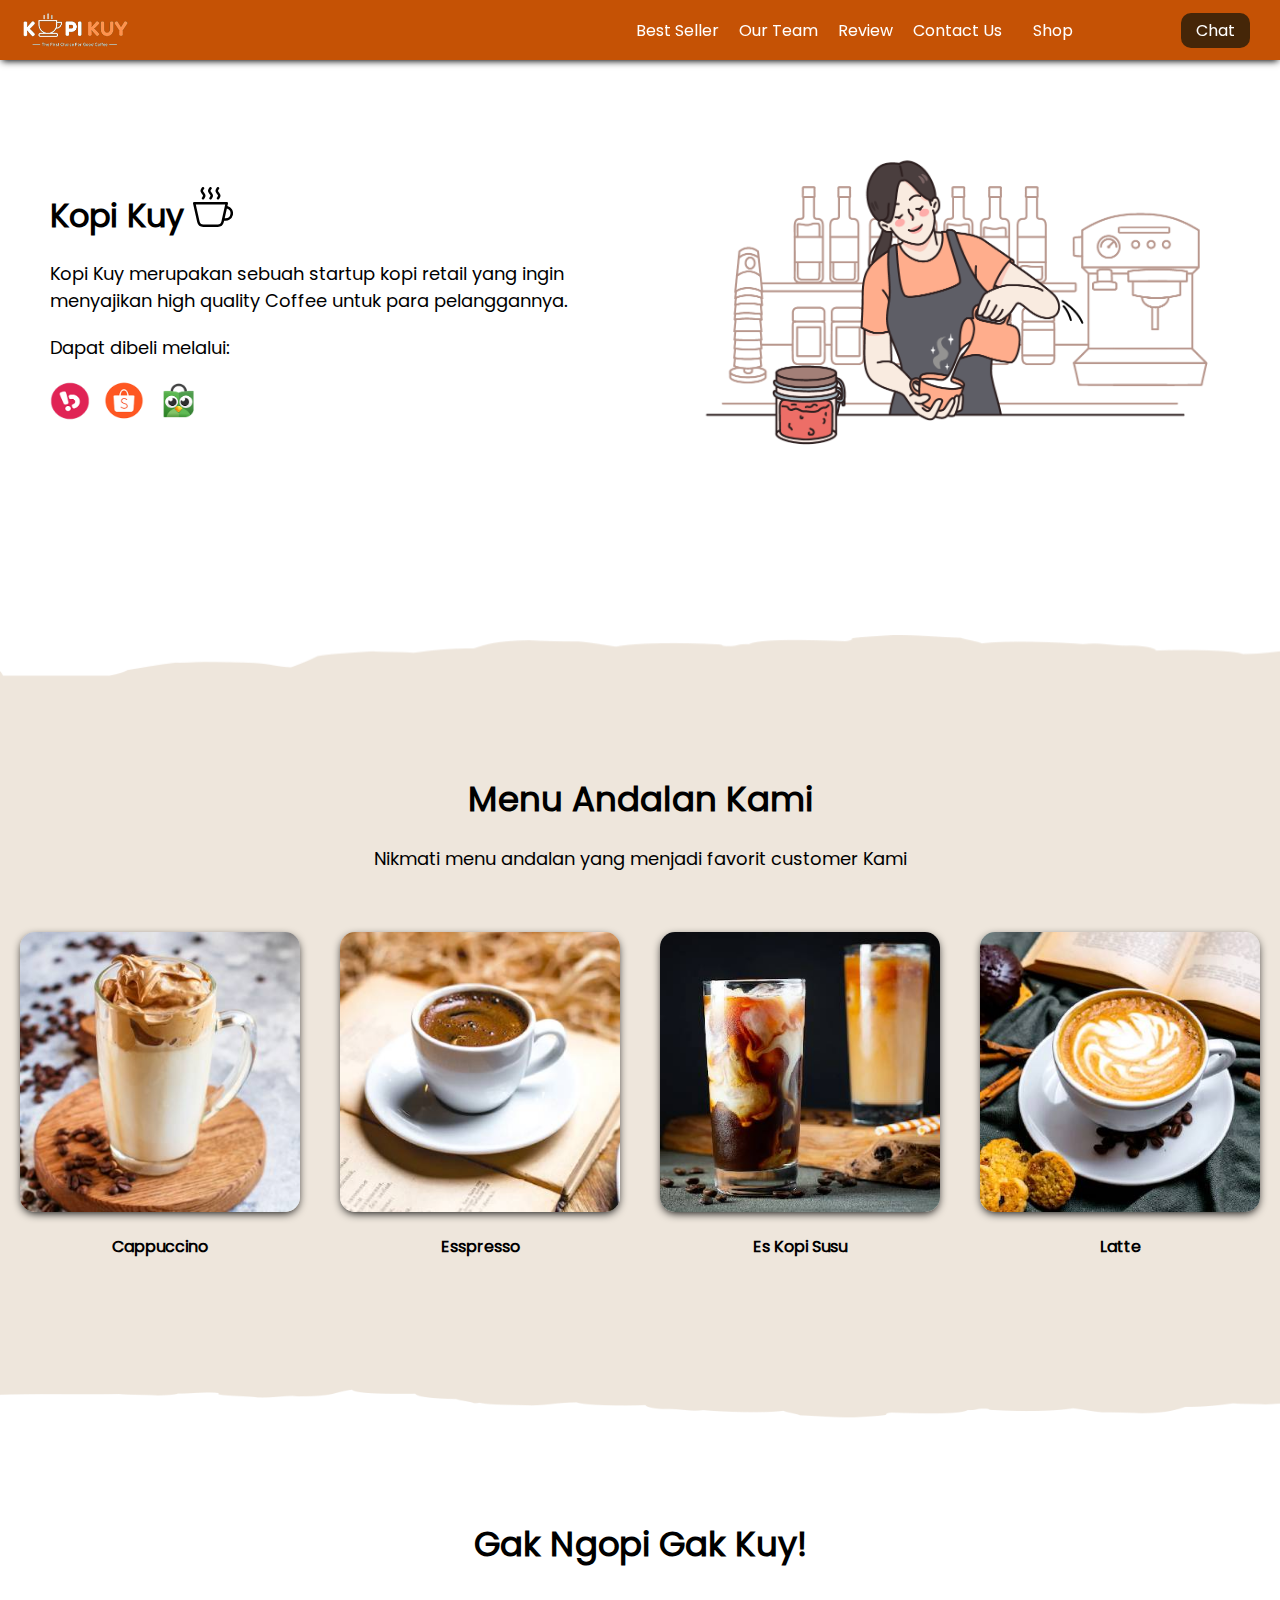
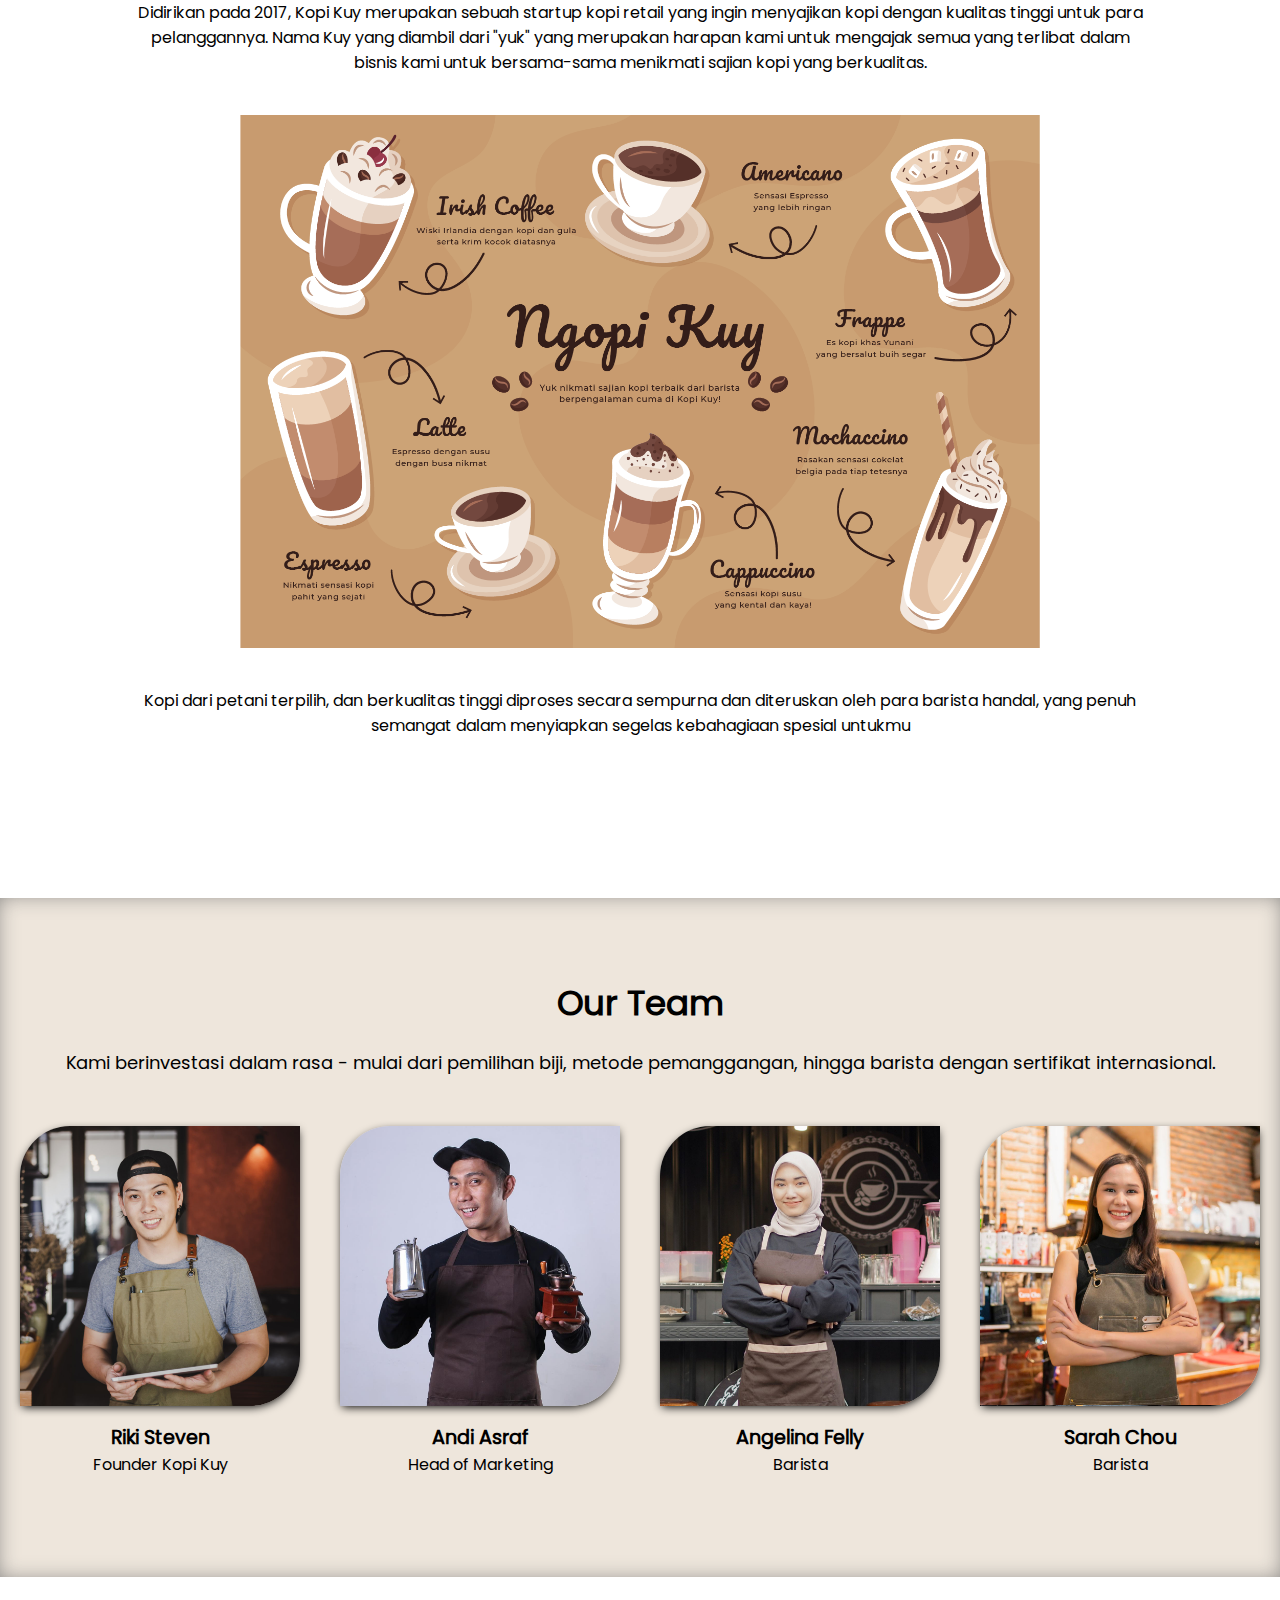
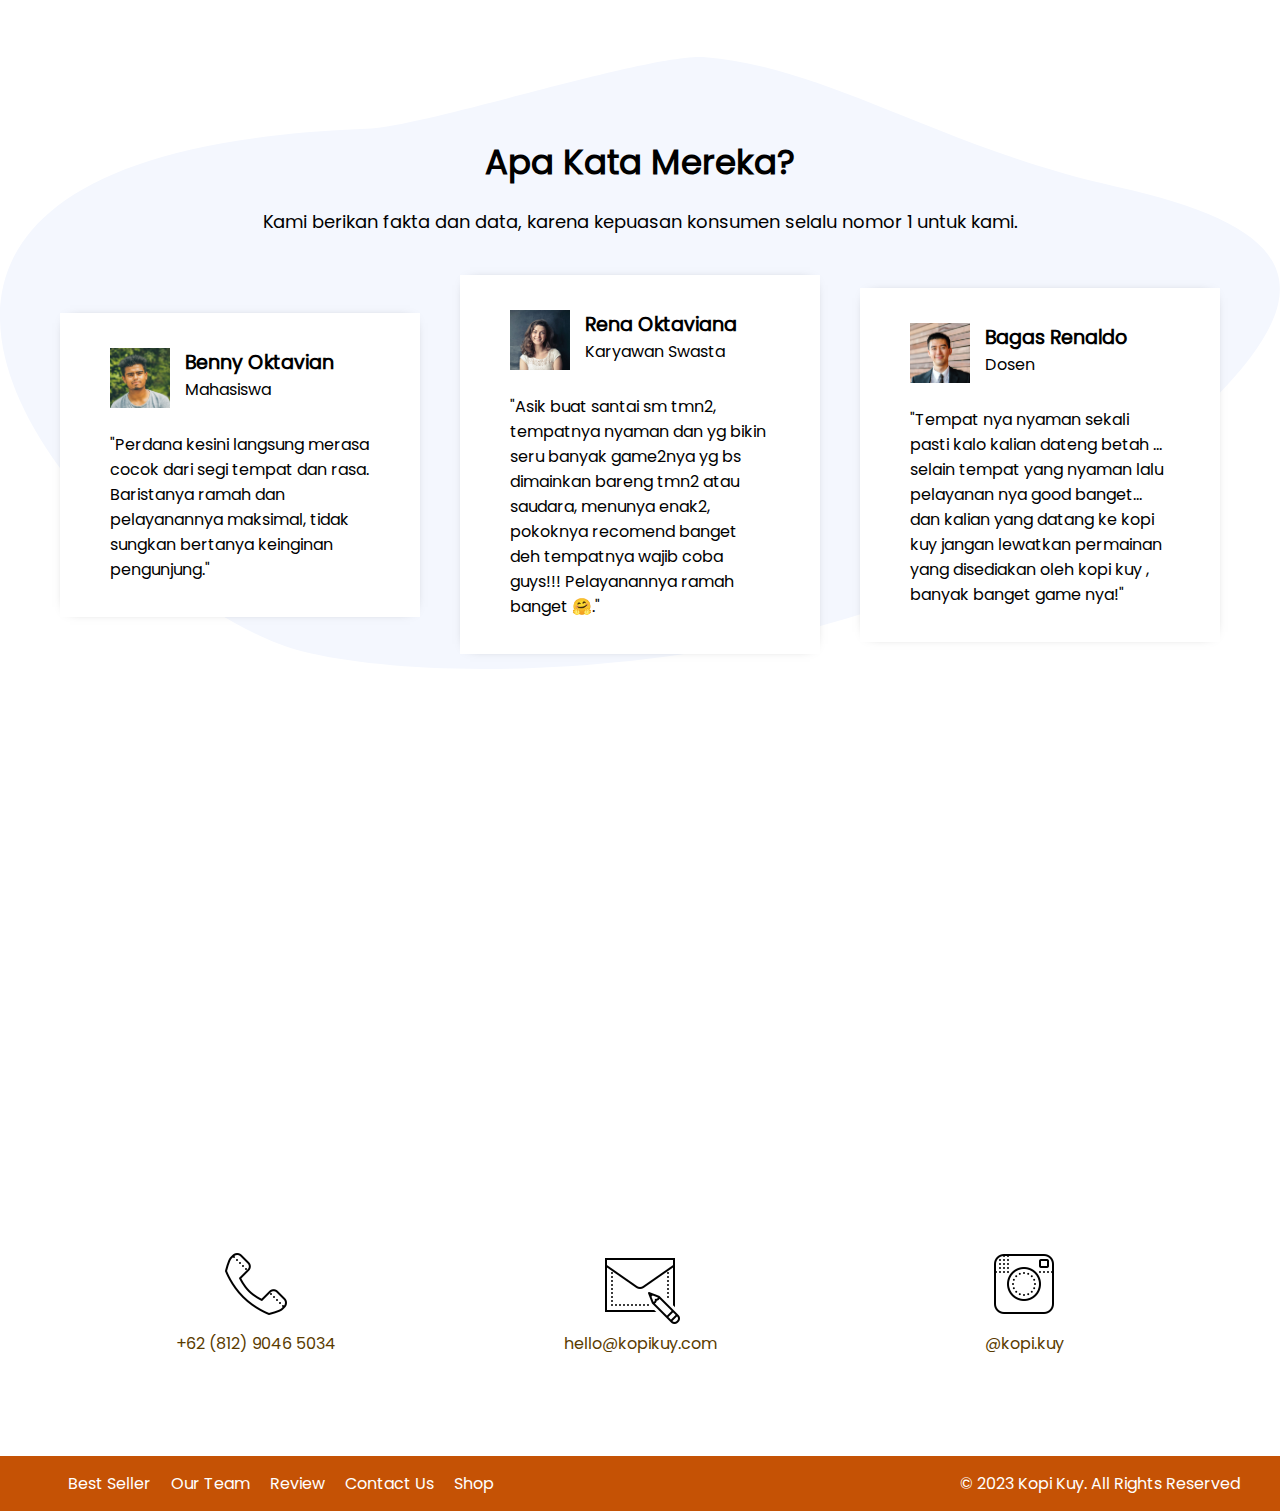
<file: index.html>
<!DOCTYPE html>
<html lang="id">

<head>
    <meta charset="UTF-8">
    <meta http-equiv="X-UA-Compatible" content="IE=edge">
    <meta name="viewport" content="width=device-width, initial-scale=1.0">
    <link rel="shortcut icon" href="images/favicon.ico" type="image/x-icon">
    <title>Website Kopi Kuy</title>
    <link rel="stylesheet" href="css/style.css">
</head>

<body>
    <nav>
        <img class="logo" src="images/logo/logo_kuy.png">
        <div class="navigasi">
            <a href="#best-seller">Best Seller</a>
            <a href="#our-team">Our Team</a>
            <a href="#review">Review</a>
            <a href="#contact-us">Contact Us</a>
        </div>
        <a class="shop" href="produk.html">Shop</a>
        <a class="chat" href="https://wa.me/628123456?text=Saya ingin bertanya" target="_blank">Chat</a>
    </nav>

    <!-- Tulis Kode HTML / <header> Setelah baris di bawah ini (baris 28) -->

        <header>
            <div class="kiri">
                <h1> Kopi Kuy
                    <img src="images/icon/icon_kopi.svg" alt="">
                </h1>
                <p>
                    Kopi Kuy merupakan sebuah startup kopi retail yang ingin menyajikan
                    high quality Coffee untuk para pelanggannya.
                </p>
                <p> Dapat dibeli melalui: </p>
                <div class="olshop">
                    <img src="images/logo/logo_bukalapak.png" alt="">
                    <img src="images/logo/logo_shopee.png" alt="">
                    <img src="images/logo/logo_tokopedia.png" alt="">
                </div>
            </div>
    
            <div class="kanan">
                <img src="images/header/header1.png" alt="">
            </div>
    
        </header>

        <section class="best-seller" id="best-seller">

            <h2>Menu Andalan Kami</h2>
            <p>Nikmati menu andalan yang menjadi favorit customer Kami</p>
    
            <div class="produk">
                <img src="images/produk/product_capuchino.jpg" alt="">
                <p>Cappuccino</p>
            </div>
            <div class="produk">
                <img src="images/produk/product_espresso.jpg" alt="">
                <p>Esspresso</p>
            </div>
            <div class="produk">
                <img src="images/produk/product_kopi_susu.jpg" alt="">
                <p>Es Kopi Susu</p>
            </div>
            <div class="produk">
                <img src="images/produk/product_latte.jpg" alt="">
                <p>Latte</p>
            </div>
    
        </section>

        <section id="about-us" class="about-us">
            <h2>Gak Ngopi Gak Kuy!</h2>
            <p>
                Didirikan pada 2017, Kopi Kuy merupakan sebuah startup kopi retail yang ingin menyajikan kopi
                dengan kualitas tinggi
                untuk para pelanggannya. Nama Kuy yang diambil dari "yuk" yang merupakan harapan kami untuk
                mengajak semua yang terlibat dalam bisnis kami untuk bersama-sama menikmati sajian kopi yang
                berkualitas.
            </p>
            <img src="images/about-us/aset_kopi_jumbo.png">
            <p>
                Kopi dari petani terpilih, dan berkualitas tinggi diproses secara sempurna dan diteruskan
                oleh para barista handal,
                yang penuh semangat dalam menyiapkan segelas kebahagiaan spesial untukmu
            </p>
        </section>

        <section class="our-team" id="our-team">

            <h2>Our Team</h2>
    
            <p>Kami berinvestasi dalam rasa - mulai dari pemilihan biji, metode pemanggangan,
                hingga barista dengan sertifikat internasional. </p>
    
            <div class="team">
                <img src="images/team/team1.jpg">
                <h3>Riki Steven</h3>
                <p>Founder Kopi Kuy</p>
            </div>
    
            <div class="team">
                <img src="images/team/team2.jpg">
                <h3>Andi Asraf</h3>
                <p>Head of Marketing</p>
            </div>
    
            <div class="team">
                <img src="images/team/team3.jpg">
                <h3>Angelina Felly</h3>
                <p>Barista</p>
            </div>
    
            <div class="team">
                <img src="images/team/team4.jpg">
                <h3>Sarah Chou</h3>
                <p>Barista</p>
            </div>
    
        </section>

        <section id="review" class="review">
            <h2>Apa Kata Mereka?</h2>
    
            <p>Kami berikan fakta dan data, karena kepuasan konsumen selalu nomor 1 untuk kami.</p>
    
            <div class="testimoni">
                <img src="images/customer/customer1.jpg">
                <div class="profile">
                    <h3>Benny Oktavian</h3>
                    <p>Mahasiswa</p>
                </div>
                <p>"Perdana kesini langsung merasa cocok dari segi tempat dan rasa. Baristanya ramah
                    dan pelayanannya maksimal, tidak sungkan bertanya keinginan pengunjung."</p>
            </div>
    
            <div class="testimoni">
                <img src="images/customer/customer2.jpg">
                <div class="profile">
                    <h3>Rena Oktaviana</h3>
                    <p>Karyawan Swasta</p>
                </div>
                <p>"Asik buat santai sm tmn2, tempatnya nyaman dan yg bikin seru banyak game2nya yg bs
                    dimainkan bareng tmn2 atau saudara, menunya enak2, pokoknya recomend banget deh
                    tempatnya wajib coba guys!!! Pelayanannya ramah banget 🤗."</p>
            </div>
    
            <div class="testimoni">
                <img src="images/customer/customer3.jpg">
                <div class="profile">
                    <h3>Bagas Renaldo</h3>
                    <p>Dosen</p>
                </div>
                <p>"Tempat nya nyaman sekali pasti kalo kalian dateng betah ... selain tempat yang
                    nyaman lalu pelayanan nya good banget... dan kalian yang datang ke kopi kuy jangan
                    lewatkan permainan yang disediakan oleh kopi kuy , banyak banget game nya!"</p>
            </div>
        </section>

        <section class="contact-us" id="contact-us">

            <iframe
                src="https://www.google.com/maps/embed?pb=!1m14!1m8!1m3!1d7932.741866032694!2d106.668581!3d-6.214715!3m2!1i1024!2i768!4f13.1!3m3!1m2!1s0x2e69f9912c7f297b%3A0xe5a3a671dae861ab!2sKopi%20kuy!5e0!3m2!1sid!2sid!4v1680617229460!5m2!1sid!2sid"
                allowfullscreen="" loading="lazy" referrerpolicy="no-referrer-when-downgrade"></iframe>
    
            <div class="kontak">
                <img src="images/icon/icon_phone.png">
                <p>+62 (812) 9046 5034</p>
            </div>
    
            <div class="kontak">
                <img src="images/icon/icon_mail.png">
                <p>hello@kopikuy.com</p>
            </div>
    
            <div class="kontak">
                <img src="images/icon/icon_instagram.png">
                <a href="https://instagram.com" role="button">
                    <p>@kopi.kuy</p>
                </a>
            </div>
    
        </section>
        
        <footer>
            <div class="navigasi">
                <a href="#best-seller">Best Seller</a>
                <a href="#our-team">Our Team</a>
                <a href="#review">Review</a>
                <a href="#contact-us">Contact Us</a>
                <a href="produk.html">Shop</a>
            </div>
            <p>© 2023 Kopi Kuy. All Rights Reserved</p>
        </footer>
    <!--
        Kode HTML tidak boleh lewat dari batas ini
        Pastikan setiap section di tutup
        misalnya kode <section class="best-seller"> harus ada
        di bawah kode </header> (perhatikan ada garis miringnya
        dan setiap section harus setelah kode </section>
        jangan menulis <section> di dalam <section>
    -->
</body>

</html>
</file>
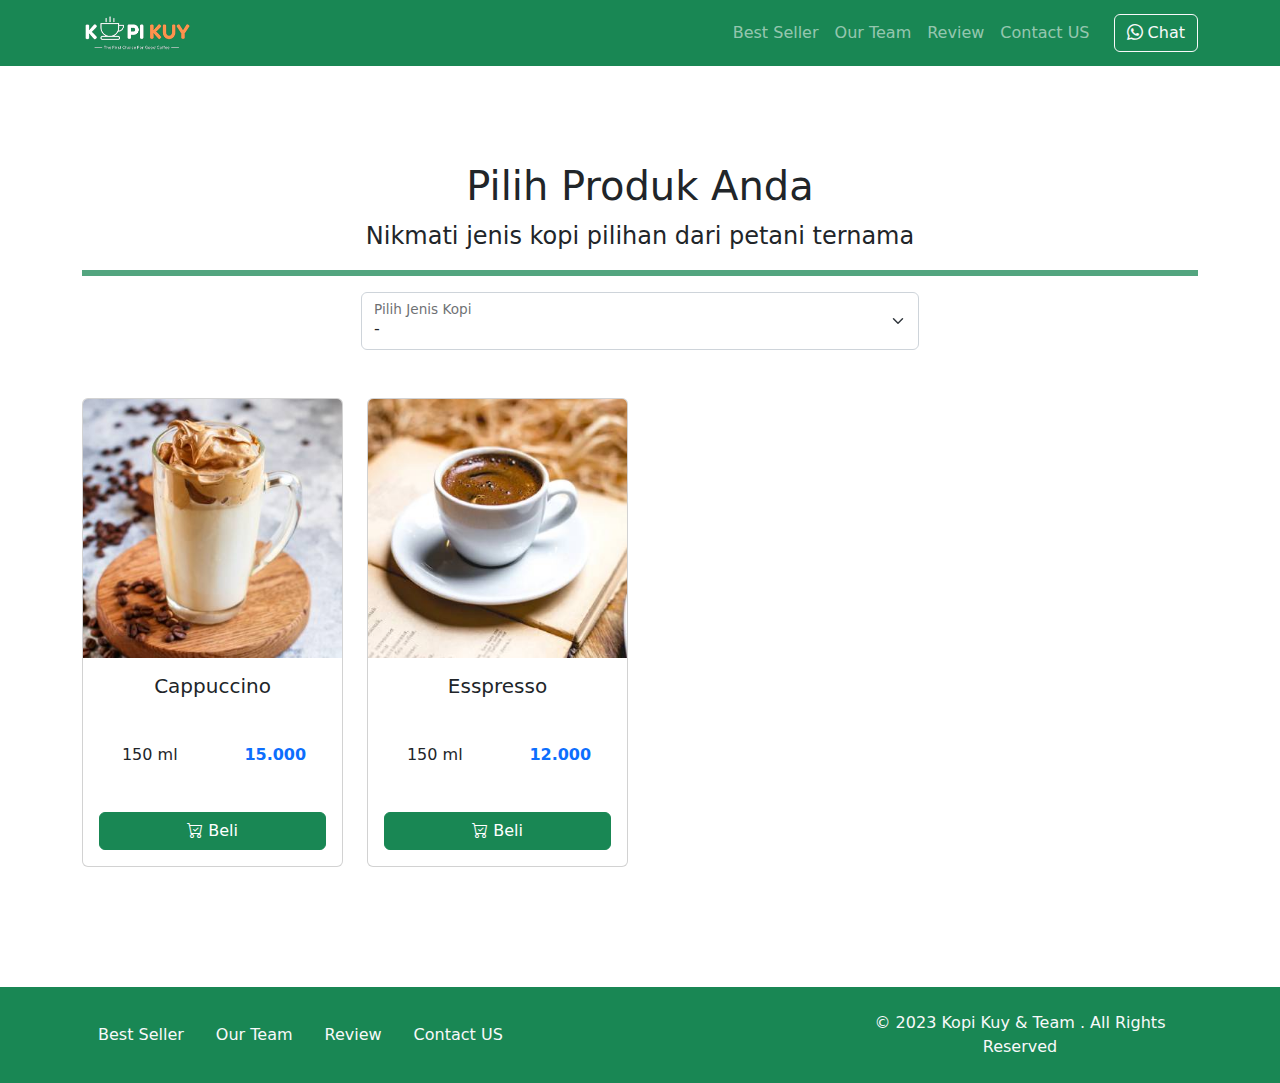
<file: produk.html>
<!DOCTYPE html>
<html lang="id">

<head>
    <meta charset="UTF-8">
    <meta http-equiv="X-UA-Compatible" content="IE=edge">
    <meta name="viewport" content="width=device-width, initial-scale=1.0">
    <link rel="shortcut icon" href="images/favicon/favicon.ico" type="image/x-icon">
    <title>Produk</title>
    <link rel="shortcut icon" href="images/favicon.ico" type="image/x-icon">
    <link rel="stylesheet" href="vendor/bootstrap/bootstrap.min.css">
    <link rel="stylesheet" href="vendor/bootstrap/bootstrap-icons.css">
    <script src="vendor/bootstrap/bootstrap.bundle.min.js"></script>
    <script src="js/jquery-3.6.3.min.js"></script>
    <style>
        /* tulis kode CSS internal di bawah sini */
        
        @media (max-width:600px) {
   .navigasi {
      display: none;
   }

   a.shop {
      margin-right: 10px;
      margin-left: auto;
   }

   header div.kiri,
   header div.kanan {
      width: 100%;
      padding: 20px;
      text-align: center;
   }

   div.produk,
   div.kontak,
   div.team {
      width: 50%;
   }

   div.testimoni {
      width: 100%;
      margin-bottom: 20px;
   }
}

        /* Batas Akhir penulisan kode CSS internal */
    </style>
</head>

<body>
    <!-- Tulis Kode Bootstrap Di Bawah Sini -->
    <nav class="navbar navbar-dark bg-success navbar-expand-lg bisadicopy">
        <div class="container">
            <a class="navbar-brand" href="index.html">
                <img src="images/logo/logo_kuy.png" height="40" alt="image">
            </a>
            <button class="navbar-toggler" type="button" data-bs-toggle="collapse" data-bs-target="#navbarNav11"
                aria-controls="navbarNav11" aria-expanded="false" aria-label="Toggle navigation">
                <span class="navbar-toggler-icon"></span>
            </button>
            <div class="collapse navbar-collapse" id="navbarNav11">
                <ul class="navbar-nav ms-auto">
                    <li class="nav-item active">
                        <a class="nav-link" href="index.html#best-seller">Best Seller</a>
                    </li>
                    <li class="nav-item">
                        <a class="nav-link" href="index.html#our-team">Our Team</a>
                    </li>
                    <li class="nav-item">
                        <a class="nav-link" href="index.html#review">Review</a>
                    </li>
                    <li class="nav-item">
                        <a class="nav-link" href="index.html#contact-us">Contact US</a>
                    </li>

                </ul>
                <a class="btn btn-outline-light ms-md-3" href="https://wa.me/6281290465033">
                    <i class="bi bi-whatsapp"></i> Chat
                </a>
            </div>
        </div>
    </nav>
    
    <section class="riki-block produk text-center my-5 py-5">
        <div class="container">
            <h1>Pilih Produk Anda</h1>
            <p class="fs-4">Nikmati jenis kopi pilihan dari petani ternama</p>
            <hr class="border border-success border-3 opacity-75">

            <!-- Ini Untuk Select -->
            <div class="form-floating col-md-6 mx-auto">
                <select class="form-select" id="select_kopi">
                    <option disabled selected>-</option>
                    <option value="arabica">Arabica</option>
                    <option value="robusta">Robusta</option>
                    <option value="nonkopi">Non Kopi</option>
                </select>
                <label for="select_kopi">Pilih Jenis Kopi</label>
            </div>

            <div id="baris_produk" class="row row-cols-1 row-cols-sm-2 row-cols-md-3 row-cols-lg-4 text-center mt-5">
                <div class="col mb-4">
                    <div class="card">
                        <img src="images/produk/product_capuchino.jpg" class="card-img-top" alt="...">
                        <div class="card-body">
                            <h5 class="card-title">Cappuccino</h5>
                            <div class="row hargasize my-4">
                                <div class="col">
                                    150 ml
                                </div>
                                <div class="col fw-bold text-primary">
                                    15.000
                                </div>
                            </div>
                            <a href="#" class="btn btn-success w-100">
                                <i class="bi bi-cart-check"></i> Beli
                            </a>
                        </div>
                    </div>
                </div>

                <div class="col mb-4">
                    <div class="card">
                        <img src="images/produk/product_espresso.jpg" class="card-img-top" alt="...">
                        <div class="card-body">
                            <h5 class="card-title">Esspresso</h5>
                            <div class="row hargasize my-4">
                                <div class="col">
                                    150 ml
                                </div>
                                <div class="col fw-bold text-primary">
                                    12.000
                                </div>
                            </div>
                            <a href="#" class="btn btn-success w-100">
                                <i class="bi bi-cart-check"></i> Beli
                            </a>
                        </div>
                    </div>
                </div>

            </div>
        </div>
    </section>
    <footer class="riki-block footer-small py-4 bg-success">
        <div class="container">
            <div class="row align-items-center">
                <div class="col-12 col-md-8">
                    <ul class="nav justify-content-center justify-content-md-start">
                        <li class="nav-item active">
                            <a class="nav-link text-light" href="index.html#best-seller">Best Seller</a>
                        </li>
                        <li class="nav-item">
                            <a class="nav-link text-light" href="index.html#our-team">Our Team</a>
                        </li>
                        <li class="nav-item">
                            <a class="nav-link text-light" href="index.html#review">Review</a>
                        </li>
                        <li class="nav-item">
                            <a class="nav-link text-light" href="index.html#contact-us">Contact US</a>
                        </li>
                    </ul>
                </div>

                <div class="col-12 col-md-4 mt-4 mt-md-0 text-center text-md-right text-light">
                    &copy; 2023 Kopi Kuy &amp; Team . All Rights Reserved
                </div>
            </div>
        </div>
    </footer>

    <!-- Batas Akhir penulisan kode Bootstrap -->
    <script>
        /* Tulis Javascript Di bawah Sini */
        
        var sumber = "https://rikikurnia.com/prakerja/api/kopi"
        var sumber2 = "data.json"

        select_kopi.onchange = function () {
            var dipilih = select_kopi.value
            console.log("Nilai Kopi Diganti ke " + dipilih)
            /* Kode selanjutnya paste di bawah sini jangan lewat } */

            $.getJSON(sumber).then(function (data) {
                var data_kopi = data[dipilih]
                console.log(data_kopi)
                /* Kode ketiga paste di bawah sini jangan lewat }) */
                
                baris_produk.innerHTML = ""
                data_kopi.forEach(item => {
                    baris_produk.innerHTML += `<div class="col mb-4">
                    <div class="card">
                            <img src="${item.foto}" class="card-img-top" alt="...">
                            <div class="card-body">
                                <h5 class="card-title">${item.nama}</h5>
                                <div class="row hargasize my-4">
                                    <div class="col">
                                        ${item.size}
                                    </div>
                                    <div class="col fw-bold text-primary">
                                        ${item.harga}
                                    </div>
                                </div>
                                <a href="${item.link}" class="btn btn-success w-100">
                                    <i class="bi bi-cart-check"></i> Beli
                                </a>
                            </div>
                        </div>
                    </div>`
                })

            })

        }

        /* Batas Akhir penulisan kode Javascript */
    </script>
</body>

</html>
</file>
<file: css/style.css>
/* Kode * di bawah ini untuk mereset tampilan setiap web browser supaya seragam */

* {
   box-sizing: border-box;
   margin: 0;
   padding: 0;
}

html {
   /* scroll-behavior: smooth agar scroll ketika klik pada navigasi menjadi halus */
   scroll-behavior: smooth;
}

/* 
Kode di bawah ini untuk mengatur nav sampai footer agar memiliki tampilan flexibel
selengkapnya akan di bahas di hari ke 3
*/

nav,
header,
section,
footer {
   /* 
      display: flex memiliki pengaturan yang dapat mengatur agar elemen
      di dalamnya memiliki ukuran yang fleksibel
      digunakan saat ada elemen yang isinya lebih dari satu kolom
   */
   display: flex;
   /* 
      align-items: center mengatur elemen di dalamnya rata tengah vertikal
   */
   align-items: center;

   /* 
      justify-content: center mengatur elemen di dalamnya rata tengah horizontal
   */
   justify-content: center;

   /* 
      flex-wrap: wrap mengatur agar jika lebar elemen berlebih, maka elemen
      akan otomatis diletakan di baris baru (tidak dipaksakan di satu baris)
   */
   flex-wrap: wrap;
}



/* 
Kode @font-face untuk menginstall font ke dalam Website 
src adalah untuk lokasi fontnya, font dapat di cari di website https://fonts.google.com/
dengan memberi nama family, maka kita mendaftarkan font tersebut ke dalam website
*/

@font-face {
   src: url(../fonts/poppins.woff2);
   font-family: 'Poppins';
}

body {
   /* 
   mendaftarkan semua teks pada body menjadi family Poppins 
   kenapa pada body? karena elemen body membungkus semua elemen dari nav section sampai footer
   */
   font-family: 'Poppins';
}

/*
Misalnya ada font dari google yang bernama Irish Grover yang berada di:
https://fonts.gstatic.com/s/irishgrover/v23/buExpoi6YtLz2QW7LA4flVgv__RP.woff2

maka bisa coba copy kode berikut untuk menginstall font tadi:

@font-face {
  font-family: 'Irish Grover';
  font-style: normal;
  font-weight: 400;
  src: url(https://fonts.gstatic.com/s/irishgrover/v23/buExpoi6YtLz2QW7LA4flVgv__RP.woff2) format('woff2');
}

Jika kode di atas sudah di copy
Nanti pada element yang ingin menggunakan font Irish Grover Tadi, tinggal diganti font-familynya
misal mau mengganti h1 dan h2 maka kodenya sebagai berikut:

h1,h2 {
   font-family: 'Irish Grover';
}

*/


a {
   /* menghilangkan garis bawah pada link */
   text-decoration: none;

   /* 
   color: adalah untuk mengganti warna tulisan.
   color:unset digunakan pada a untuk menghilangkan warna bawaan pada link (biasanya warna biru) 
   */
   color: unset;
}

h2 {
   /* mengatur ukuran huruf ke 34 pixel */
   font-size: 34px;
}

h3 {
   /* mengatur ukuran huruf ke 1.2rem */
   font-size: 1.2rem;
}

h1,
h2,
h3 {
   /* mengatur tebal huruf bisa bold, normal*/
   font-weight: bold;
}

img {
   /* 
      kode max-width artinya lebar maksimal
      mengatur agar semua elemen img memiliki lebar maksimal 100% agar
      besar gambar tidak melebihi layar ataupun elemen pembungkus
   */
   max-width: 100%;
}

/* Navigasi */

nav {
   /* 
   background-color mengatur warna latar belakang 
   untuk pengguna hp, pergantian warna tidak bisa seperti vs code
   hanya dapat menggunakan warna bahasa inggris seperti: red, green, brown, purple dsb
   untuk pengguna vscode silahkan arahkan mouse ke kotak warna di bawah
   untuk mengganti warna sesuai keinginan
   */
   background-color: #c55205;

   /* box-shadow membuat efek bayangan */
   box-shadow: 0 3px 7px -2px #000;

   /* width mengatur lebar elemen. 100% agar lebarnya full dari kiri sampai kanan layar */
   width: 100%;

   /* 
   padding digunakan untuk memberi jarak ke dalam. 
   efeknya bila digunakan pada elemen yang memiliki warna latar akan membuat elemen tersebut 'gemuk'
   padding-top artinya jarak ke atas, nilai padding dapat berupa
   padding-top, padding-bottom, padding-left, padding-right
   */
   padding-top: 10px;
   padding-bottom: 10px;

   /* 
   position mengatur posisi elemen, position:fixed supaya elemen nav akan ikut menempel di atas layar
   saat kita scroll ke bawah. Jika ingin navigasi gak nempel, bisa menggunakan position:static;
   */
   position: fixed;

   /* Nilai z-index semakin besar, maka elemen akan semakin di depan */
   z-index: 500;
}

img.logo {
   /* height mengatur tinggi elemen */
   height: 40px;
   /* penjelasan margin mirip dengan padding, fungsinya untuk memberi jarak pada elemen */
   margin-left: 20px;
}

div.navigasi {
   margin-left: auto;
   margin-right: 15px;
}

nav a {
   color: #fff;
   padding-left: 8px;
   padding-right: 8px;
}

a.shop {
   margin-right: 100px;
}

a.chat {
   margin-right: 30px;
   background-color: rgb(69, 38, 8);
   color: #fff;
   padding-top: 5px;
   padding-right: 15px;
   padding-bottom: 5px;
   padding-left: 15px;
   border-radius: 10px;
}


/* 
   PERHATIKAN bahwa dalam mengatur elemen, nama elemen langsung ditulis
   sedangkan untuk mengatur class, dibutuhkan tanda titik (.) terlebih dulu
   img {} berarti seluruh elemen dengan tag img (<img src="....">), 
   sedangkan .img artinya hanya elemen dengan class img (<img class="img" src="...">) 
*/


/* HEADER */


header,
section {
   /*
    padding mengatur jarak ke dalam
    pada padding dan margin ditambahkan top / right / bottom / top 
    untuk mengatur jarak masing-masing 
   */
   padding-top: 80px;
   padding-bottom: 80px;

   /* margin mengatur jarak ke luar */
   margin-bottom: 80px;
}

/* penulisan CSS dapat digabung dengan beberapa elemen */
header div.kiri,
header div.kanan {
   /* width mengatur lebar elemen. 50% artinya setengah ukuran elemen pembungkus */
   width: 50%;
   padding: 50px;
}

header h1 {
   margin-bottom: 20px;
}

header p {
   /* font-size digunakan untuk mengatur ukuran huruf */
   font-size: 18px;
   margin-bottom: 20px;
}

div.olshop img {
   width: 40px;
   /* aspect-ratio:1 agar tinggi menyesuaikan width */
   aspect-ratio: 1;
   margin-right: 10px;
}

/* Best Seller */

section.best-seller {
   position: relative;

   /* background-color mengatur warna latar belakang elemen */
   background-color: #EEE6DC;

   /* text-align mengatur rata tulisan, bisa bernilai: left, right, center, justify */
   text-align: center;
}

/* 
terkait position, after, dan before memerlukan pemahaman mendalam
terkait layout pada CSS untuk dapat memahami secara penuh 
*/

section.best-seller::before,
section.best-seller::after {
   position: absolute;
   content: "";
   width: 100%;
   height: 76px;

   /* background-image untuk menambahkan gambar sebagai background */
   background-image: url(../images/background/garis-atas.png);

   /*background-size agar gambar latar menyesuaikan tinggi / lebar elemen */
   background-size: cover;

   top: -60px;
   left: 0;
}

section.best-seller::after {
   height: 60px;
   background-image: url(../images/background/garis-bawah.png);
   top: unset;
   bottom: -60px;
}

section.best-seller h2 {
   margin-bottom: 20px;
   width: 100%;
}

/* 
Penulisan section.best-seller > p berarti mengatur elemen p yang langsung
di bungkus oleh elemen <section class="best-seller">
aturan ini tidak berlaku untuk elemen <p> yang ada di dalam <div class="produk">
*/

section.best-seller>p {
   font-size: 18px;
   margin-bottom: 40px;
   width: 100%;
}

div.produk {
   /* 
      Penulisan padding dan margin seperti padding:20px ini penulisan singkat 
      yang berarti top, right, bottom, left nilainya sama, yaitu 20px 
   */
   padding: 20px;
   width: 25%;
}

div.produk img {
   /* transition membuat animasi transisi dari perubahan style, 0.3s berarti 0.3 detik */
   transition: all 0.3s ease;

   /* border-radius  Membuat sudut membulat */
   border-radius: 15px;

   /* box-shadow membuat efek bayangan */
   box-shadow: 0 3px 10px -2px #000;
}

/*

kode div.produk img:hover akan dijalankan saat mouse ada di atas elemen <img> yang ada
di dalam <div class="produk"> 
karena ada efek transition pada div.produk img 
maka akan menghasilkan efek animasi yang smooth

*/
div.produk img:hover {

   /* membuat transformasi, bisa berupa scale(1.05), rotate(180deg), translateY(-50px), dsb */
   transform: scale(0.9);
   border-radius: 50%;
}

div.produk p {
   margin-top: 15px;
   font-weight: bold;
}



/* About US */

section.about-us {
   /* max-width: 80%; mengatur lebar maksimal elemen tidak boleh melebihi 80% layar */
   max-width: 80%;

   /* margin-left dan margin-right auto akan membuat posisi elemen berada di tengah */
   margin-left: auto;
   margin-right: auto;
   text-align: center;
}

section.about-us h2 {
   margin-bottom: 30px;
   width: 100%;
}

section.about-us img {
   /* 
      Penulisan width: 800px dan max-width: 100% mengatur agar
      elemen memiliki lebar 800px namun tidak boleh melebihi 100% ukuran layar
   */
   width: 800px;
   max-width: 100%;
   margin: auto;
}

/*
section.about-us p:nth-child(2) berarti mengatur elemen ke 2 dengan jenis <p>
yang ada di dalam <section class="about-us">
*/

section.about-us p:nth-child(2) {
   margin-bottom: 40px;
}

section.about-us p:nth-child(4) {
   margin-top: 40px;
}


/* OUR TEAM */

section.our-team {
   background-color: #EEE6DC;
   box-shadow: inset 0px 0px 23px -6px #707070;
   text-align: center;
}

section.our-team h2 {
   margin-bottom: 20px;
   width: 100%;
}

section.our-team>p {
   margin-bottom: 30px;
   font-size: 18px;
   width: 800px;
   max-width: 90%;
   margin-left: auto;
   margin-right: auto;
   width: 100%;
}

div.team {
   width: 25%;
   padding: 20px;
}

div.team img {
   width: 100%;
   aspect-ratio: 1/1;
   object-fit: cover;
   box-shadow: 0 3px 10px -2px #000;
   border-radius: 50px 0px 50px 0px;
   margin-bottom: 10px;
}


/* REVIEW */

section.review {
   background-image: url(../images/background/bg-review.svg);
   /* 
      background-size: contain;
      membuat gambar latar belakang tidak terpotong
   */
   background-size: contain;

   /* 
      background-repeat: no-repeat;
      membuat gambar latar belakang tidak diulang (duplikat)
   */
   background-repeat: no-repeat;
   padding-left: 40px;
   padding-right: 40px;
   justify-content: space-around;
   /* align-items: stretch; membuat tinggi elemen di dalam .review .baris seragam */
   text-align: center;
}

section.review h2 {
   margin-bottom: 20px;
   width: 100%;
}

section.review>p {
   margin-bottom: 40px;
   font-size: 18px;
   width: 100%;
}

div.testimoni {
   width: 30%;
   display: flex;
   flex-wrap: wrap;
   padding: 35px 50px;
   box-shadow: 0px 0px 12px -10px #000;
   background-color: #fff;
}

div.testimoni img {
   width: 60px;
   height: 60px;
   margin-right: 15px;
   object-fit: cover;
}

div.profile {
   text-align: left;
   display: block;
   margin-bottom: 30px;
   width: calc(100% - 75px);
}

div.profile p {
   width: 100%;
   text-align: left;
}

div.testimoni>p {
   width: 100%;
   text-align: left;
}


/* CONTACT US */
section.contact-us {
   margin-bottom: 20px;
}

section.contact-us iframe {
   width: 100%;
   height: 300px;
   border: 0;
}

div.kontak {
   width: 30%;
   /* color mengatur warna tulisan */
   color: rgb(90, 59, 0);
   text-align: center;
   margin-top: 50px;
}


/* FOOTER */

footer {
   background-color: #c55205;
   background-color: #;
   padding-top: 15px;
   padding-bottom: 15px;
   color: #fff;
   padding-right: 40px;
   padding-left: 40px;
}

footer div.navigasi {
   margin-left: 20px;
   margin-right: auto;
}

footer div.navigasi a {
   padding: 8px;
}

/* UNTUK kode RESPONSIF hari ke 3 tulis DI BAWAH sini */

@media (max-width:600px) {
   .navigasi {
      display: none;
   }

   a.shop {
      margin-right: 10px;
      margin-left: auto;
   }

   header div.kiri,
   header div.kanan {
      width: 100%;
      padding: 20px;
      text-align: center;
   }

   div.produk,
   div.kontak,
   div.team {
      width: 50%;
   }

   div.testimoni {
      width: 100%;
      margin-bottom: 20px;
   }
}

/* Kode CSS Selesai di sini */
</file>
